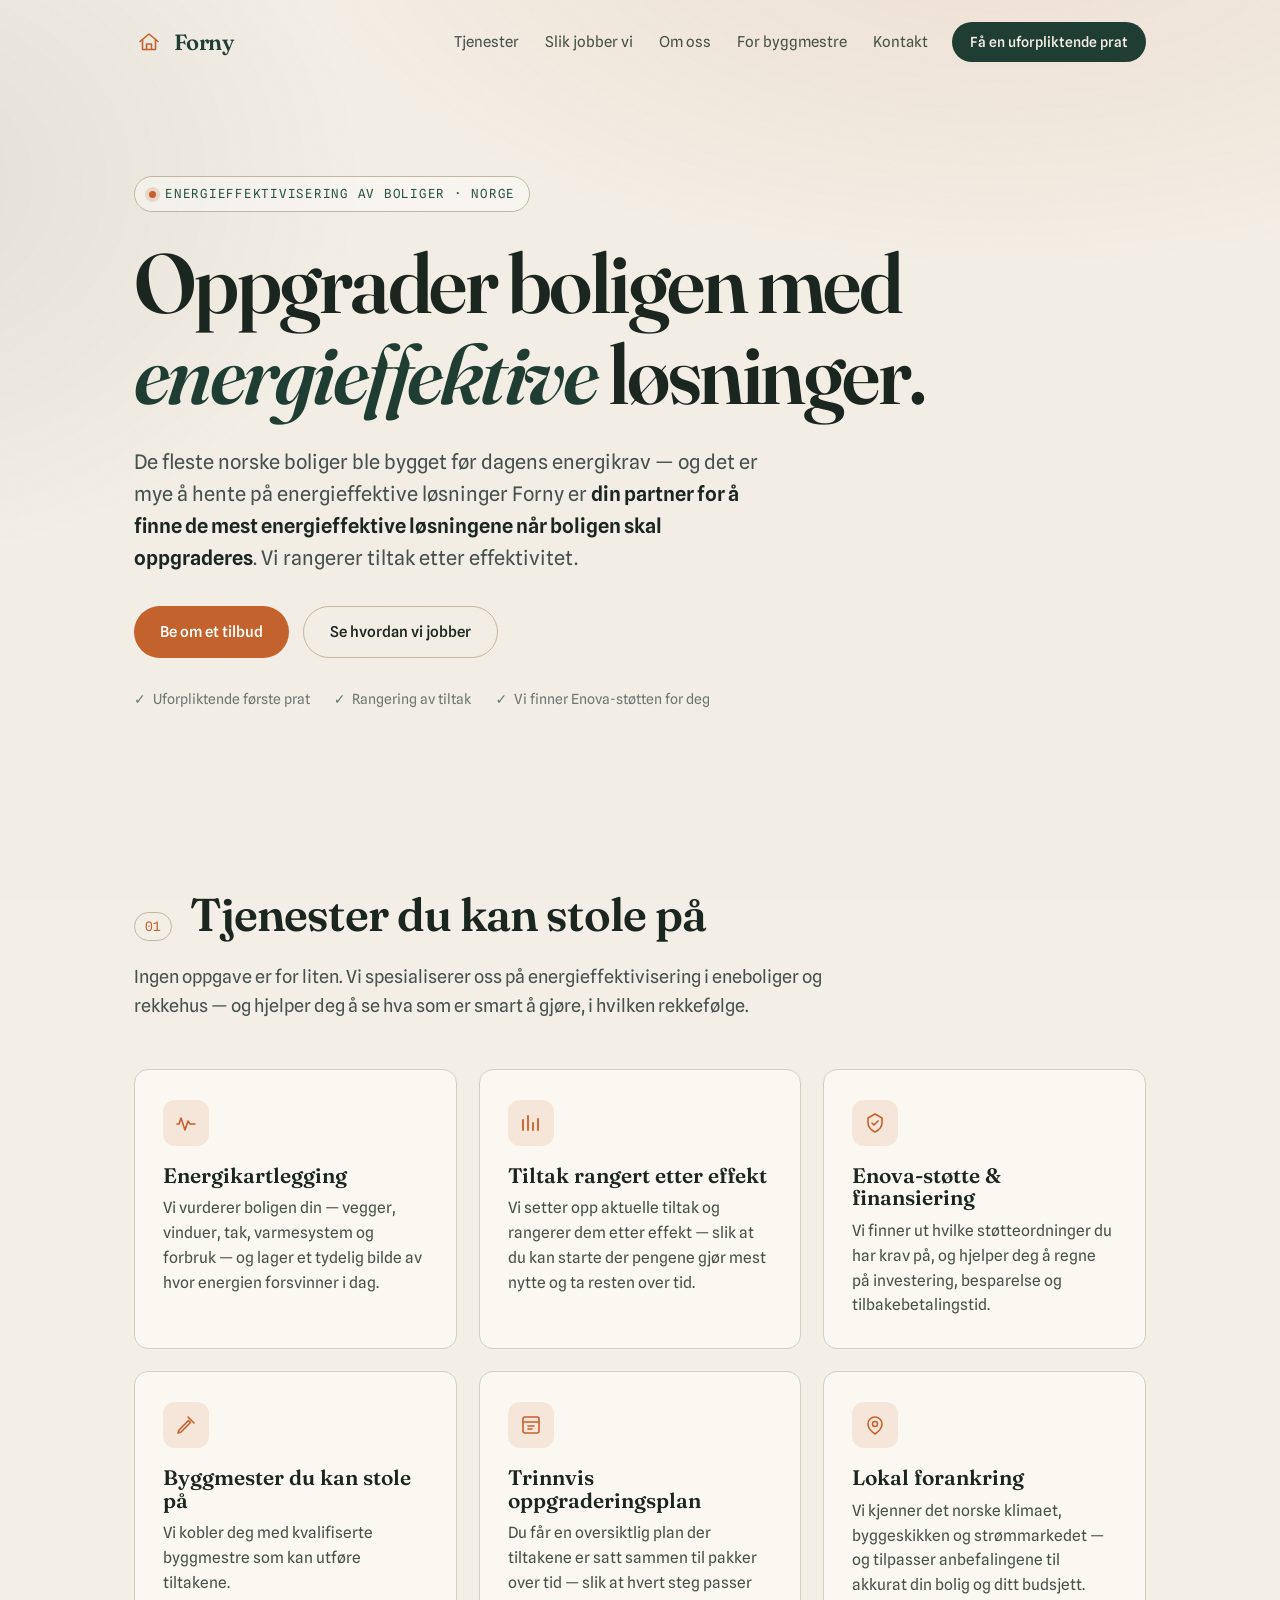
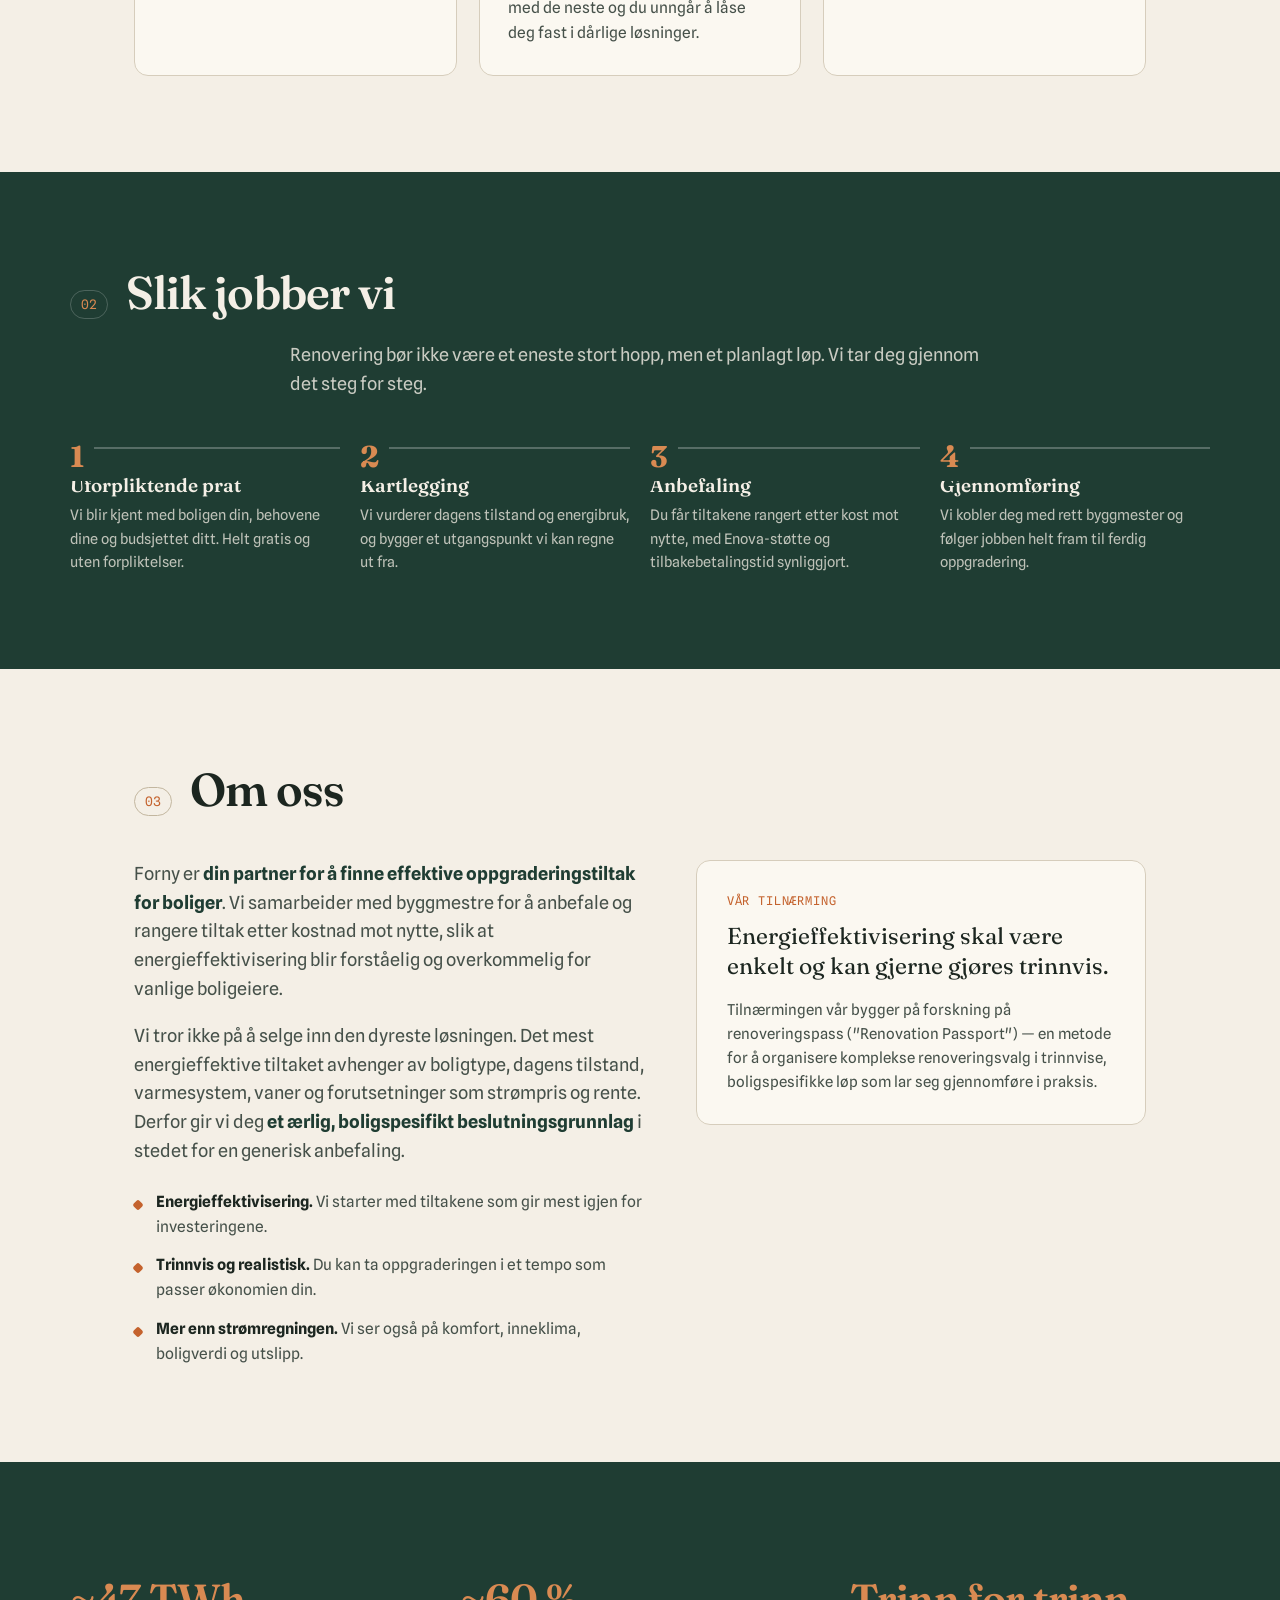
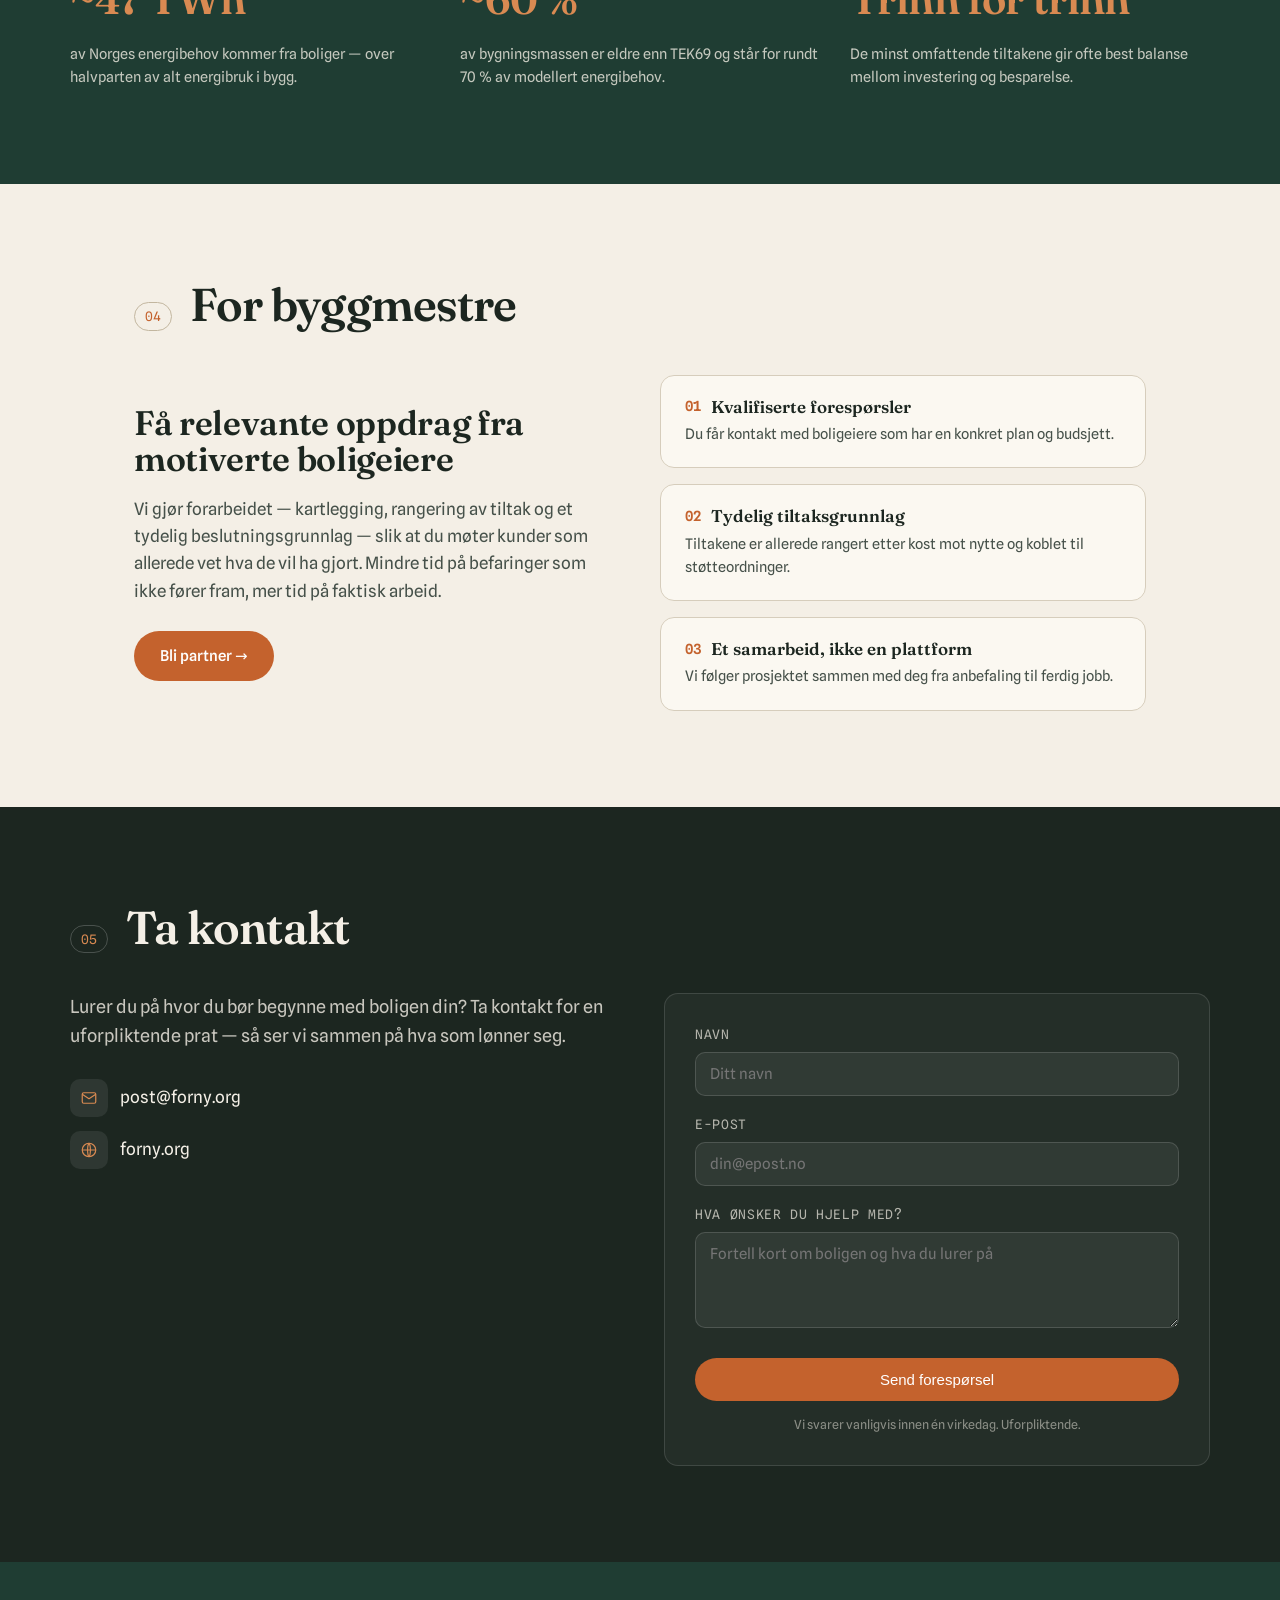
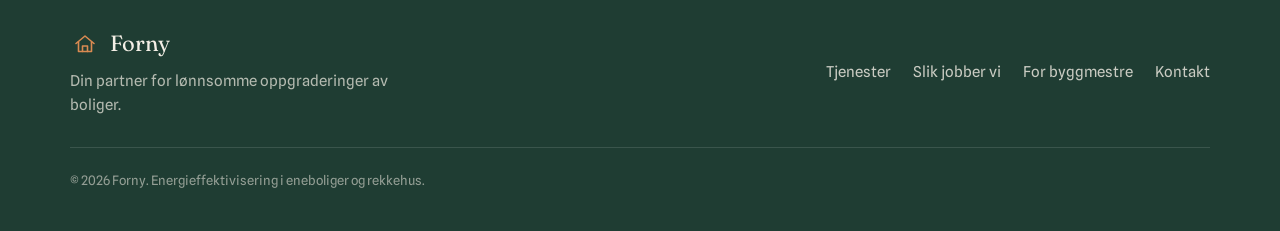
<file: index.html>
<!DOCTYPE html>
<html lang="nb">
<head>
<meta charset="UTF-8" />
<meta name="viewport" content="width=device-width, initial-scale=1.0" />
<title>Forny — din partner for energieffektive oppgraderinger av boliger</title>
<meta name="description" content="Forny hjelper boligeiere å finne de mest effektive energitiltakene. Vi rangerer tiltak etter kost-nytte i samarbeid med erfarne byggmestre — fra befaring til prosjektering." />
<meta property="og:title" content="Forny — smart oppgradering av boliger" />
<meta property="og:description" content="Vi rangerer energitiltak etter kost-nytte i samarbeid med erfarne byggmestre. Ta kontakt for en uforpliktende prat." />
<meta property="og:type" content="website" />
<meta property="og:locale" content="nb_NO" />
<link rel="preconnect" href="https://fonts.googleapis.com" />
<link rel="preconnect" href="https://fonts.gstatic.com" crossorigin />
<link href="https://fonts.googleapis.com/css2?family=Fraunces:opsz,wght@9..144,400;9..144,500;9..144,600;9..144,700&family=Spline+Sans:wght@400;500;600&family=Spline+Sans+Mono:wght@400;500&display=swap" rel="stylesheet" />
<style>
/* =========================================================
   Forny — Norsk selskapsside
   Palett: varmt papir + dyp skoggrønn + glødende oransje
   Type: Fraunces (display) / Spline Sans (brød) / Spline Sans Mono
   ========================================================= */
:root{
  --paper:#f4efe6; --paper-2:#ece4d6; --card:#fbf8f1;
  --ink:#1c2620; --ink-soft:#46514a; --ink-faint:#6f786f;
  --forest:#1f3d33; --forest-2:#2c5446; --moss:#5a7c5e;
  --ember:#c4622d; --ember-soft:#d98a52; --gold:#b88a2e;
  --line:#d6cdbc; --line-strong:#c2b69f;
  --good:#3a6b4d; --ok:#b88a2e; --weak:#b14a32;
  --display:"Fraunces",Georgia,serif;
  --body:"Spline Sans",system-ui,sans-serif;
  --mono:"Spline Sans Mono",ui-monospace,monospace;
  --maxw:1140px; --gutter:clamp(20px,5vw,64px); --radius:14px;
}
*,*::before,*::after{box-sizing:border-box;}
html{scroll-behavior:smooth;-webkit-text-size-adjust:100%;}
body{margin:0;font-family:var(--body);background:var(--paper);color:var(--ink);
  line-height:1.6;font-size:17px;-webkit-font-smoothing:antialiased;
  text-rendering:optimizeLegibility;overflow-x:hidden;}
h1,h2,h3,h4{margin:0;font-family:var(--display);font-weight:600;line-height:1.08;}
p{margin:0;} a{color:inherit;text-decoration:none;} em{font-style:italic;}
dl,dd{margin:0;} ul,ol{margin:0;padding:0;list-style:none;}

/* atmosfære */
.grain{position:fixed;inset:0;z-index:0;pointer-events:none;opacity:.04;
  background-image:url("data:image/svg+xml,%3Csvg xmlns='http://www.w3.org/2000/svg' width='120' height='120'%3E%3Cfilter id='n'%3E%3CfeTurbulence type='fractalNoise' baseFrequency='0.9' numOctaves='3'/%3E%3C/filter%3E%3Crect width='100%25' height='100%25' filter='url(%23n)'/%3E%3C/svg%3E");}
body::before{content:"";position:fixed;inset:0;z-index:0;pointer-events:none;
  background:radial-gradient(1200px 600px at 78% -10%,rgba(196,98,45,.10),transparent 60%),
  radial-gradient(900px 700px at -10% 20%,rgba(31,61,51,.08),transparent 55%);}
.nav,main,.footer{position:relative;z-index:1;}

/* nav */
.nav{display:flex;align-items:center;gap:24px;max-width:var(--maxw);margin:0 auto;padding:22px var(--gutter);}
.brand{display:inline-flex;align-items:center;gap:10px;font-family:var(--display);
  font-weight:600;font-size:22px;letter-spacing:-.01em;color:var(--forest);}
.brand-mark{display:inline-flex;width:30px;height:30px;align-items:center;justify-content:center;color:var(--ember);}
.brand-mark svg{width:24px;height:24px;}
.nav-links{display:flex;gap:26px;margin-left:auto;font-size:15px;color:var(--ink-soft);}
.nav-links a{position:relative;padding:4px 0;transition:color .2s;}
.nav-links a::after{content:"";position:absolute;left:0;bottom:-2px;height:1.5px;width:0;background:var(--ember);transition:width .25s ease;}
.nav-links a:hover{color:var(--ink);} .nav-links a:hover::after{width:100%;}
.nav-cta{font-size:14px;font-weight:500;padding:9px 18px;border-radius:100px;
  background:var(--forest);color:var(--paper);transition:transform .2s,background .2s;}
.nav-cta:hover{background:var(--forest-2);transform:translateY(-1px);}

/* hero */
.hero{max-width:var(--maxw);margin:0 auto;padding:clamp(40px,8vw,92px) var(--gutter) clamp(48px,7vw,84px);}
.hero-eyebrow{display:inline-flex;align-items:center;gap:9px;font-family:var(--mono);
  font-size:12.5px;letter-spacing:.06em;text-transform:uppercase;color:var(--forest-2);
  padding:7px 14px;border:1px solid var(--line-strong);border-radius:100px;
  background:rgba(255,255,255,.4);animation:rise .7s ease both;}
.dot{width:7px;height:7px;border-radius:50%;background:var(--ember);box-shadow:0 0 0 4px rgba(196,98,45,.18);}
.hero-title{font-size:clamp(40px,7.6vw,84px);letter-spacing:-.03em;margin:26px 0 0;color:var(--ink);animation:rise .7s .06s ease both;}
.hero-title em{color:var(--forest);font-style:italic;}
.hero-lede{max-width:640px;margin-top:26px;font-size:clamp(17px,2.1vw,20px);color:var(--ink-soft);animation:rise .7s .12s ease both;}
.hero-lede strong{color:var(--ink);font-weight:600;}
.hero-actions{display:flex;flex-wrap:wrap;gap:14px;margin-top:32px;animation:rise .7s .18s ease both;}
.btn{display:inline-flex;align-items:center;gap:8px;font-size:15px;font-weight:500;
  padding:13px 26px;border-radius:100px;transition:transform .2s,background .2s,border-color .2s;cursor:pointer;}
.btn-primary{background:var(--ember);color:#fff;border:none;}
.btn-primary:hover{background:var(--ember-soft);transform:translateY(-2px);}
.btn-ghost{border:1px solid var(--line-strong);color:var(--ink);background:transparent;}
.btn-ghost:hover{border-color:var(--forest);transform:translateY(-2px);}
.hero-trust{display:flex;flex-wrap:wrap;gap:10px 24px;margin-top:30px;font-size:14px;color:var(--ink-faint);animation:rise .7s .24s ease both;}
.hero-trust span{display:inline-flex;align-items:center;gap:7px;}
.hero-trust span::before{content:"✓";color:var(--moss);font-weight:700;}

/* seksjonsskall */
.section{max-width:var(--maxw);margin:0 auto;padding:clamp(52px,8vw,96px) var(--gutter);}
.section-band{max-width:none;background:var(--forest);color:var(--paper);}
.section-band .section-index{color:var(--ember-soft);border-color:rgba(255,255,255,.2);}
.section-band .section-title{color:var(--paper);}
.section-band .section-intro{color:rgba(244,239,230,.8);}
.section-band>*{max-width:var(--maxw);margin-left:auto;margin-right:auto;}
.section-head{display:flex;align-items:baseline;gap:18px;}
.section-index{font-family:var(--mono);font-size:13px;color:var(--ember);
  border:1px solid var(--line-strong);border-radius:100px;padding:3px 10px;flex:none;}
.section-title{font-size:clamp(28px,4.6vw,46px);letter-spacing:-.02em;}
.section-intro{max-width:700px;margin-top:22px;font-size:18px;color:var(--ink-soft);}

/* tjenester */
.services{display:grid;grid-template-columns:repeat(3,1fr);gap:22px;margin-top:48px;}
.svc{background:var(--card);border:1px solid var(--line);border-radius:var(--radius);
  padding:30px 28px;transition:transform .25s,box-shadow .25s,border-color .25s;}
.svc:hover{transform:translateY(-4px);box-shadow:0 18px 40px -24px rgba(31,61,51,.5);border-color:var(--line-strong);}
.svc-icon{width:46px;height:46px;border-radius:12px;background:rgba(196,98,45,.12);
  display:flex;align-items:center;justify-content:center;color:var(--ember);margin-bottom:18px;}
.svc-icon svg{width:24px;height:24px;}
.svc h3{font-size:21px;margin-bottom:10px;}
.svc p{font-size:15.5px;color:var(--ink-soft);}

/* prosess */
.steps{display:grid;grid-template-columns:repeat(4,1fr);gap:20px;margin-top:48px;}
.step{position:relative;padding-top:26px;border-top:2px solid rgba(255,255,255,.25);}
.step-num{position:absolute;top:-16px;left:0;font-family:var(--display);font-size:30px;
  font-weight:700;color:var(--ember-soft);background:var(--forest);padding-right:10px;}
.step h3{font-size:19px;color:var(--paper);margin-bottom:8px;}
.step p{font-size:14.5px;color:rgba(244,239,230,.75);}

/* hvorfor / verdier */
.value-grid{display:grid;grid-template-columns:1.15fr 1fr;gap:44px;margin-top:44px;align-items:start;}
.value-text p{font-size:18px;color:var(--ink-soft);}
.value-text p+p{margin-top:18px;}
.value-text strong{color:var(--forest);}
.value-list{margin-top:24px;display:grid;gap:14px;}
.value-list li{font-size:15.5px;color:var(--ink-soft);padding-left:22px;position:relative;}
.value-list li::before{content:"";position:absolute;left:0;top:11px;width:8px;height:8px;
  border-radius:2px;background:var(--ember);transform:rotate(45deg);}
.value-list strong{color:var(--ink);}
.value-card{background:var(--card);border:1px solid var(--line);border-radius:var(--radius);padding:30px;}
.value-card .vc-eyebrow{font-family:var(--mono);font-size:12px;text-transform:uppercase;
  letter-spacing:.07em;color:var(--ember);}
.value-card .vc-quote{font-family:var(--display);font-size:23px;line-height:1.3;margin-top:12px;color:var(--ink);}
.value-card .vc-sub{margin-top:16px;font-size:15px;color:var(--ink-soft);}

/* tall / stats band */
.stats{display:grid;grid-template-columns:repeat(3,1fr);gap:30px;margin-top:8px;}
.stats dt{font-family:var(--display);font-size:clamp(28px,4.4vw,42px);font-weight:600;
  color:var(--ember-soft);letter-spacing:-.02em;}
.stats dd{margin-top:8px;font-size:14.5px;color:rgba(244,239,230,.78);}

/* for byggmestre */
.partner{display:grid;grid-template-columns:1fr 1fr;gap:40px;margin-top:44px;align-items:center;}
.partner-text h3{font-size:clamp(24px,3.4vw,34px);letter-spacing:-.01em;}
.partner-text p{margin-top:18px;font-size:17px;color:var(--ink-soft);}
.partner-text .btn{margin-top:26px;}
.partner-list{display:grid;gap:16px;}
.partner-item{background:var(--card);border:1px solid var(--line);border-radius:var(--radius);padding:22px 24px;}
.partner-item h4{font-size:17px;display:flex;align-items:center;gap:10px;}
.partner-item h4 span{color:var(--ember);font-family:var(--mono);font-size:14px;}
.partner-item p{margin-top:6px;font-size:14.5px;color:var(--ink-soft);}

/* kontakt */
.contact{max-width:none;background:var(--ink);color:var(--paper);}
.contact>*{max-width:var(--maxw);margin-left:auto;margin-right:auto;}
.contact .section-index{color:var(--ember-soft);border-color:rgba(255,255,255,.2);}
.contact .section-title{color:var(--paper);}
.contact-grid{display:grid;grid-template-columns:1fr 1fr;gap:48px;margin-top:40px;align-items:start;}
.contact-intro{font-size:18px;color:rgba(244,239,230,.8);}
.contact-direct{margin-top:28px;display:grid;gap:14px;}
.contact-direct a{display:inline-flex;align-items:center;gap:12px;font-size:17px;color:var(--paper);
  transition:color .2s;}
.contact-direct a:hover{color:var(--ember-soft);}
.contact-direct .ci{width:38px;height:38px;border-radius:10px;background:rgba(255,255,255,.08);
  display:flex;align-items:center;justify-content:center;color:var(--ember-soft);}
.contact-direct .ci svg{width:18px;height:18px;}
.form{background:rgba(255,255,255,.04);border:1px solid rgba(255,255,255,.12);
  border-radius:var(--radius);padding:30px;}
.form label{display:block;font-size:13px;font-family:var(--mono);text-transform:uppercase;
  letter-spacing:.05em;color:rgba(244,239,230,.7);margin-bottom:7px;}
.form .field+.field{margin-top:18px;}
.form input,.form textarea{width:100%;background:rgba(255,255,255,.06);
  border:1px solid rgba(255,255,255,.14);border-radius:10px;padding:12px 14px;
  color:var(--paper);font-family:var(--body);font-size:15px;transition:border-color .2s;}
.form input:focus,.form textarea:focus{outline:none;border-color:var(--ember-soft);}
.form textarea{resize:vertical;min-height:96px;}
.form .btn{margin-top:22px;width:100%;justify-content:center;}
.form-note{margin-top:14px;font-size:12.5px;color:rgba(244,239,230,.5);text-align:center;}

/* footer */
.footer{background:var(--forest);color:var(--paper);padding:clamp(44px,6vw,64px) var(--gutter) 40px;}
.footer-inner{max-width:var(--maxw);margin:0 auto;display:flex;flex-wrap:wrap;
  justify-content:space-between;gap:24px;align-items:center;}
.footer-brand{display:flex;align-items:center;gap:10px;font-family:var(--display);font-size:22px;color:var(--paper);}
.footer-brand .brand-mark{color:var(--ember-soft);}
.footer-tag{color:rgba(244,239,230,.7);font-size:15px;margin-top:8px;max-width:360px;}
.footer-links{display:flex;gap:22px;font-size:15px;color:rgba(244,239,230,.8);}
.footer-links a:hover{color:var(--ember-soft);}
.footer-fine{max-width:var(--maxw);margin:30px auto 0;padding-top:22px;
  border-top:1px solid rgba(255,255,255,.12);font-size:13px;color:rgba(244,239,230,.55);}
.footer-fine em{font-style:italic;}

/* motion */
@keyframes rise{from{opacity:0;transform:translateY(16px);}to{opacity:1;transform:none;}}

/* responsiv */
@media(max-width:900px){
  .nav-links{display:none;}
  .services{grid-template-columns:1fr 1fr;}
  .steps{grid-template-columns:1fr 1fr;}
  .value-grid,.partner,.contact-grid{grid-template-columns:1fr;}
  .stats{grid-template-columns:1fr;gap:22px;}
}
@media(max-width:560px){
  body{font-size:16px;}
  .services,.steps{grid-template-columns:1fr;}
  .nav-cta{display:none;}
  .footer-inner{flex-direction:column;align-items:flex-start;}
}
@media(prefers-reduced-motion:reduce){
  *{animation:none!important;transition:none!important;}
  html{scroll-behavior:auto;}
}
</style>
</head>
<body>
<div class="grain" aria-hidden="true"></div>

<!-- NAV -->
<header class="nav">
  <a href="#top" class="brand">
    <span class="brand-mark" aria-hidden="true">
      <svg viewBox="0 0 24 24" fill="none" xmlns="http://www.w3.org/2000/svg">
        <path d="M3 11.5 12 4l9 7.5" stroke="currentColor" stroke-width="1.6" stroke-linecap="round" stroke-linejoin="round"/>
        <path d="M5.5 10v9.5h13V10" stroke="currentColor" stroke-width="1.6" stroke-linecap="round" stroke-linejoin="round"/>
        <path d="M9.5 19.5V14h5v5.5" stroke="currentColor" stroke-width="1.6" stroke-linecap="round" stroke-linejoin="round"/>
      </svg>
    </span>
    Forny
  </a>
  <nav class="nav-links" aria-label="Hovedmeny">
    <a href="#tjenester">Tjenester</a>
    <a href="#prosess">Slik jobber vi</a>
    <a href="#om">Om oss</a>
    <a href="#byggmester">For byggmestre</a>
    <a href="#kontakt">Kontakt</a>
  </nav>
  <a href="#kontakt" class="nav-cta">Få en uforpliktende prat</a>
</header>

<main id="top">

<!-- HERO -->
<section class="hero">
  <div class="hero-eyebrow"><span class="dot" aria-hidden="true"></span> Energieffektivisering av boliger · Norge</div>
  <h1 class="hero-title">Oppgrader boligen med <br /><em>energieffektive</em> løsninger.</h1>
  <p class="hero-lede">
    De fleste norske boliger ble bygget før dagens energikrav — og det er mye å hente på energieffektive løsninger
     Forny er <strong>din partner for å finne de mest energieffektive løsningene når boligen skal 
    oppgraderes</strong>. Vi rangerer tiltak etter effektivitet.
  </p>
  <div class="hero-actions">
    <a href="#kontakt" class="btn btn-primary">Be om et tilbud</a>
    <a href="#prosess" class="btn btn-ghost">Se hvordan vi jobber</a>
  </div>
  <div class="hero-trust">
    <span>Uforpliktende første prat</span>
    <span>Rangering av tiltak</span>
    <span>Vi finner Enova-støtten for deg</span>
  </div>
</section>

<!-- 01 TJENESTER -->
<section id="tjenester" class="section">
  <div class="section-head"><span class="section-index">01</span><h2 class="section-title">Tjenester du kan stole på</h2></div>
  <p class="section-intro">Ingen oppgave er for liten. Vi spesialiserer oss på energieffektivisering i eneboliger og rekkehus — og hjelper deg å se hva som er smart å gjøre, i hvilken rekkefølge.</p>
  <div class="services">
    <article class="svc">
      <div class="svc-icon" aria-hidden="true"><svg viewBox="0 0 24 24" fill="none"><path d="M3 13h2l2-6 4 12 3-9 2 3h5" stroke="currentColor" stroke-width="1.6" stroke-linecap="round" stroke-linejoin="round"/></svg></div>
      <h3>Energikartlegging</h3>
      <p>Vi vurderer boligen din — vegger, vinduer, tak, varmesystem og forbruk — og lager et tydelig bilde av hvor energien forsvinner i dag.</p>
    </article>
    <article class="svc">
      <div class="svc-icon" aria-hidden="true"><svg viewBox="0 0 24 24" fill="none"><path d="M4 19V9m5 10V5m5 14v-7m5 7V8" stroke="currentColor" stroke-width="1.8" stroke-linecap="round"/></svg></div>
      <h3>Tiltak rangert etter effekt</h3>
      <p>Vi setter opp aktuelle tiltak og rangerer dem etter effekt — slik at du kan starte der pengene gjør mest nytte og ta resten over tid.</p>
    </article>
    <article class="svc">
      <div class="svc-icon" aria-hidden="true"><svg viewBox="0 0 24 24" fill="none"><path d="M12 3l7 4v5c0 4-3 7-7 9-4-2-7-5-7-9V7l7-4z" stroke="currentColor" stroke-width="1.6" stroke-linejoin="round"/><path d="M9 12l2 2 4-4" stroke="currentColor" stroke-width="1.6" stroke-linecap="round" stroke-linejoin="round"/></svg></div>
      <h3>Enova-støtte &amp; finansiering</h3>
      <p>Vi finner ut hvilke støtteordninger du har krav på, og hjelper deg å regne på investering, besparelse og tilbakebetalingstid.</p>
    </article>
    <article class="svc">
      <div class="svc-icon" aria-hidden="true"><svg viewBox="0 0 24 24" fill="none"><path d="M14 4l6 6M4 20l3-1 9.5-9.5-2-2L5 17l-1 3z" stroke="currentColor" stroke-width="1.6" stroke-linecap="round" stroke-linejoin="round"/></svg></div>
      <h3>Byggmester du kan stole på</h3>
      <p>Vi kobler deg med kvalifiserte byggmestre som kan utføre tiltakene.</p>
    </article>
    <article class="svc">
      <div class="svc-icon" aria-hidden="true"><svg viewBox="0 0 24 24" fill="none"><rect x="4" y="4" width="16" height="16" rx="2" stroke="currentColor" stroke-width="1.6"/><path d="M4 9h16M9 13h6M9 16h4" stroke="currentColor" stroke-width="1.6" stroke-linecap="round"/></svg></div>
      <h3>Trinnvis oppgraderingsplan</h3>
      <p>Du får en oversiktlig plan der tiltakene er satt sammen til pakker over tid — slik at hvert steg passer med de neste og du unngår å låse deg fast i dårlige løsninger.</p>
    </article>
    <article class="svc">
      <div class="svc-icon" aria-hidden="true"><svg viewBox="0 0 24 24" fill="none"><path d="M12 21s-7-4.5-7-10a7 7 0 0 1 14 0c0 5.5-7 10-7 10z" stroke="currentColor" stroke-width="1.6" stroke-linejoin="round"/><circle cx="12" cy="11" r="2.5" stroke="currentColor" stroke-width="1.6"/></svg></div>
      <h3>Lokal forankring</h3>
      <p>Vi kjenner det norske klimaet, byggeskikken og strømmarkedet — og tilpasser anbefalingene til akkurat din bolig og ditt budsjett.</p>
    </article>
  </div>
</section>

<!-- 02 PROSESS -->
<section id="prosess" class="section section-band">
  <div class="section-head"><span class="section-index">02</span><h2 class="section-title">Slik jobber vi</h2></div>
  <p class="section-intro">Renovering bør ikke være et eneste stort hopp, men et planlagt løp. Vi tar deg gjennom det steg for steg.</p>
  <div class="steps">
    <div class="step"><span class="step-num">1</span><h3>Uforpliktende prat</h3><p>Vi blir kjent med boligen din, behovene dine og budsjettet ditt. Helt gratis og uten forpliktelser.</p></div>
    <div class="step"><span class="step-num">2</span><h3>Kartlegging</h3><p>Vi vurderer dagens tilstand og energibruk, og bygger et utgangspunkt vi kan regne ut fra.</p></div>
    <div class="step"><span class="step-num">3</span><h3>Anbefaling</h3><p>Du får tiltakene rangert etter kost mot nytte, med Enova-støtte og tilbakebetalingstid synliggjort.</p></div>
    <div class="step"><span class="step-num">4</span><h3>Gjennomføring</h3><p>Vi kobler deg med rett byggmester og følger jobben helt fram til ferdig oppgradering.</p></div>
  </div>
</section>

<!-- 03 OM OSS -->
<section id="om" class="section">
  <div class="section-head"><span class="section-index">03</span><h2 class="section-title">Om oss</h2></div>
  <div class="value-grid">
    <div class="value-text">
      <p>Forny er <strong>din partner for å finne effektive oppgraderingstiltak for boliger</strong>. Vi samarbeider med byggmestre for å anbefale og rangere tiltak etter kostnad mot nytte, slik at energieffektivisering blir forståelig og overkommelig for vanlige boligeiere.</p>
      <p>Vi tror ikke på å selge inn den dyreste løsningen. Det mest energieffektive tiltaket avhenger av boligtype, dagens tilstand, varmesystem, vaner og forutsetninger som strømpris og rente. Derfor gir vi deg <strong>et ærlig, boligspesifikt beslutningsgrunnlag</strong> i stedet for en generisk anbefaling.</p>
      <ul class="value-list">
        <li><strong>Energieffektivisering.</strong> Vi starter med tiltakene som gir mest igjen for investeringene.</li>
        <li><strong>Trinnvis og realistisk.</strong> Du kan ta oppgraderingen i et tempo som passer økonomien din.</li>
        <li><strong>Mer enn strømregningen.</strong> Vi ser også på komfort, inneklima, boligverdi og utslipp.</li>
      </ul>
    </div>
    <aside class="value-card">
      <p class="vc-eyebrow">Vår tilnærming</p>
      <p class="vc-quote">Energieffektivisering skal være enkelt og kan gjerne gjøres trinnvis.</p>
      <p class="vc-sub">Tilnærmingen vår bygger på forskning på renoveringspass ("Renovation Passport") — en metode for å organisere komplekse renoveringsvalg i trinnvise, boligspesifikke løp som lar seg gjennomføre i praksis.</p>
    </aside>
  </div>
</section>

<!-- TALL -->
<section class="section section-band" aria-label="Nøkkeltall">
  <dl class="stats">
    <div><dt>~47 TWh</dt><dd>av Norges energibehov kommer fra boliger — over halvparten av alt energibruk i bygg.</dd></div>
    <div><dt>~60 %</dt><dd>av bygningsmassen er eldre enn TEK69 og står for rundt 70 % av modellert energibehov.</dd></div>
    <div><dt>Trinn for trinn</dt><dd>De minst omfattende tiltakene gir ofte best balanse mellom investering og besparelse.</dd></div>
  </dl>
</section>

<!-- 04 FOR BYGGMESTRE -->
<section id="byggmester" class="section">
  <div class="section-head"><span class="section-index">04</span><h2 class="section-title">For byggmestre</h2></div>
  <div class="partner">
    <div class="partner-text">
      <h3>Få relevante oppdrag fra motiverte boligeiere</h3>
      <p>Vi gjør forarbeidet — kartlegging, rangering av tiltak og et tydelig beslutningsgrunnlag — slik at du møter kunder som allerede vet hva de vil ha gjort. Mindre tid på befaringer som ikke fører fram, mer tid på faktisk arbeid.</p>
      <a href="https://forny.lovable.app" class="btn btn-primary" target="_blank" rel="noopener">Bli partner →</a>
    </div>
    <div class="partner-list">
      <div class="partner-item"><h4><span>01</span> Kvalifiserte forespørsler</h4><p>Du får kontakt med boligeiere som har en konkret plan og budsjett.</p></div>
      <div class="partner-item"><h4><span>02</span> Tydelig tiltaksgrunnlag</h4><p>Tiltakene er allerede rangert etter kost mot nytte og koblet til støtteordninger.</p></div>
      <div class="partner-item"><h4><span>03</span> Et samarbeid, ikke en plattform</h4><p>Vi følger prosjektet sammen med deg fra anbefaling til ferdig jobb.</p></div>
    </div>
  </div>
</section>

<!-- 05 KONTAKT -->
<section id="kontakt" class="section contact">
  <div class="section-head"><span class="section-index">05</span><h2 class="section-title">Ta kontakt</h2></div>
  <div class="contact-grid">
    <div>
      <p class="contact-intro">Lurer du på hvor du bør begynne med boligen din? Ta kontakt for en uforpliktende prat — så ser vi sammen på hva som lønner seg.</p>
      <div class="contact-direct">
        <a href="mailto:post@forny.org">
          <span class="ci" aria-hidden="true"><svg viewBox="0 0 24 24" fill="none"><rect x="3" y="5" width="18" height="14" rx="2" stroke="currentColor" stroke-width="1.6"/><path d="m3 7 9 6 9-6" stroke="currentColor" stroke-width="1.6" stroke-linejoin="round"/></svg></span>
          post@forny.org
        </a>
        <a href="https://forny.org" target="_blank" rel="noopener">
          <span class="ci" aria-hidden="true"><svg viewBox="0 0 24 24" fill="none"><circle cx="12" cy="12" r="9" stroke="currentColor" stroke-width="1.6"/><path d="M3 12h18M12 3c2.5 2.7 2.5 15.3 0 18M12 3c-2.5 2.7-2.5 15.3 0 18" stroke="currentColor" stroke-width="1.6"/></svg></span>
          forny.org
        </a>
      </div>
    </div>
    <form class="form" action="https://formsubmit.co/post@forny.org" method="POST">
      <div class="field">
        <label for="navn">Navn</label>
        <input id="navn" name="navn" type="text" placeholder="Ditt navn" required />
      </div>
      <div class="field">
        <label for="epost">E-post</label>
        <input id="epost" name="epost" type="email" placeholder="din@epost.no" required />
      </div>
      <div class="field">
        <label for="melding">Hva ønsker du hjelp med?</label>
        <textarea id="melding" name="melding" placeholder="Fortell kort om boligen og hva du lurer på"></textarea>
      </div>
      <button type="submit" class="btn btn-primary">Send forespørsel</button>
      <p class="form-note">Vi svarer vanligvis innen én virkedag. Uforpliktende.</p>
    </form>
  </div>
</section>

</main>

<!-- FOOTER -->
<footer class="footer">
  <div class="footer-inner">
    <div>
      <div class="footer-brand">
        <span class="brand-mark" aria-hidden="true">
          <svg viewBox="0 0 24 24" fill="none" xmlns="http://www.w3.org/2000/svg">
            <path d="M3 11.5 12 4l9 7.5" stroke="currentColor" stroke-width="1.6" stroke-linecap="round" stroke-linejoin="round"/>
            <path d="M5.5 10v9.5h13V10" stroke="currentColor" stroke-width="1.6" stroke-linecap="round" stroke-linejoin="round"/>
            <path d="M9.5 19.5V14h5v5.5" stroke="currentColor" stroke-width="1.6" stroke-linecap="round" stroke-linejoin="round"/>
          </svg>
        </span>
        Forny
      </div>
      <p class="footer-tag">Din partner for lønnsomme oppgraderinger av boliger.</p>
    </div>
    <nav class="footer-links" aria-label="Bunnmeny">
      <a href="#tjenester">Tjenester</a>
      <a href="#prosess">Slik jobber vi</a>
      <a href="#byggmester">For byggmestre</a>
      <a href="#kontakt">Kontakt</a>
    </nav>
  </div>
  <p class="footer-fine">© <span id="year"></span> Forny. Energieffektivisering i eneboliger og rekkehus. </p>
</footer>

<script>document.getElementById('year').textContent=new Date().getFullYear();</script>
</body>
</html>
</file>
